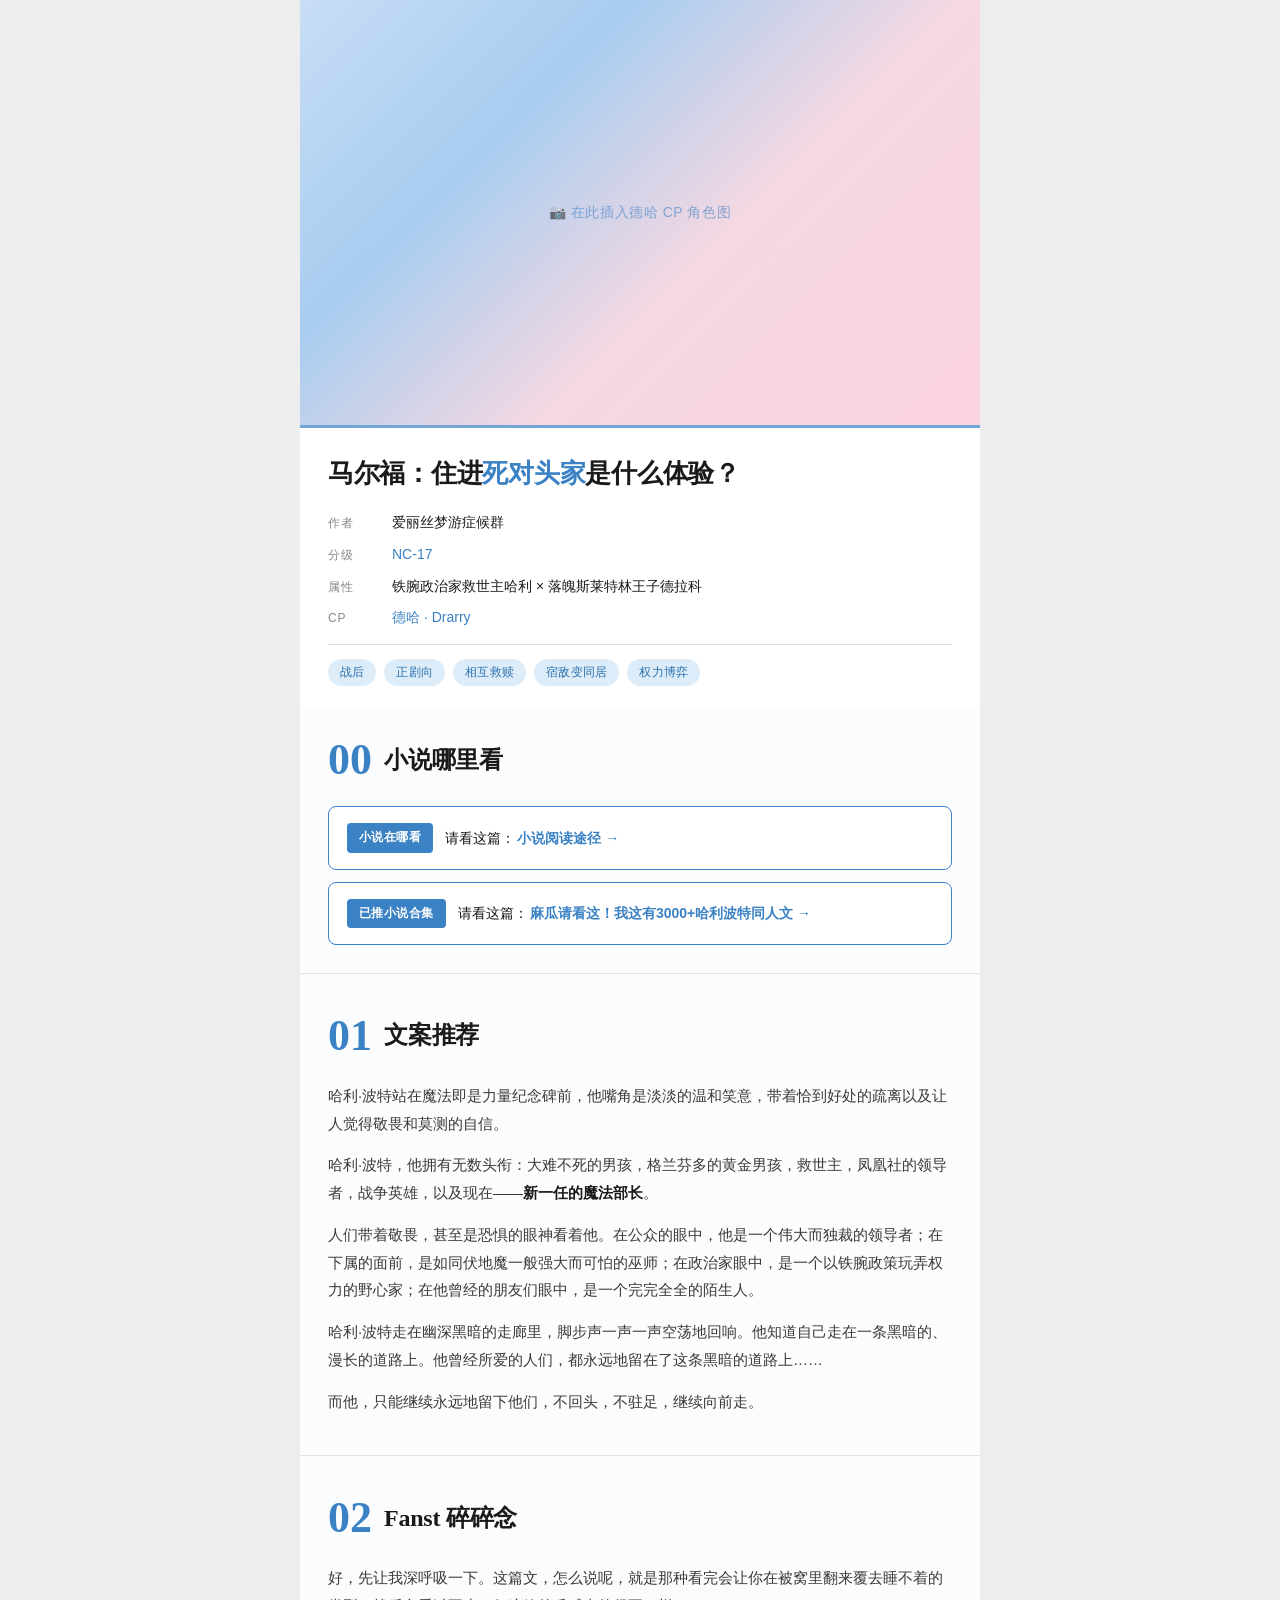
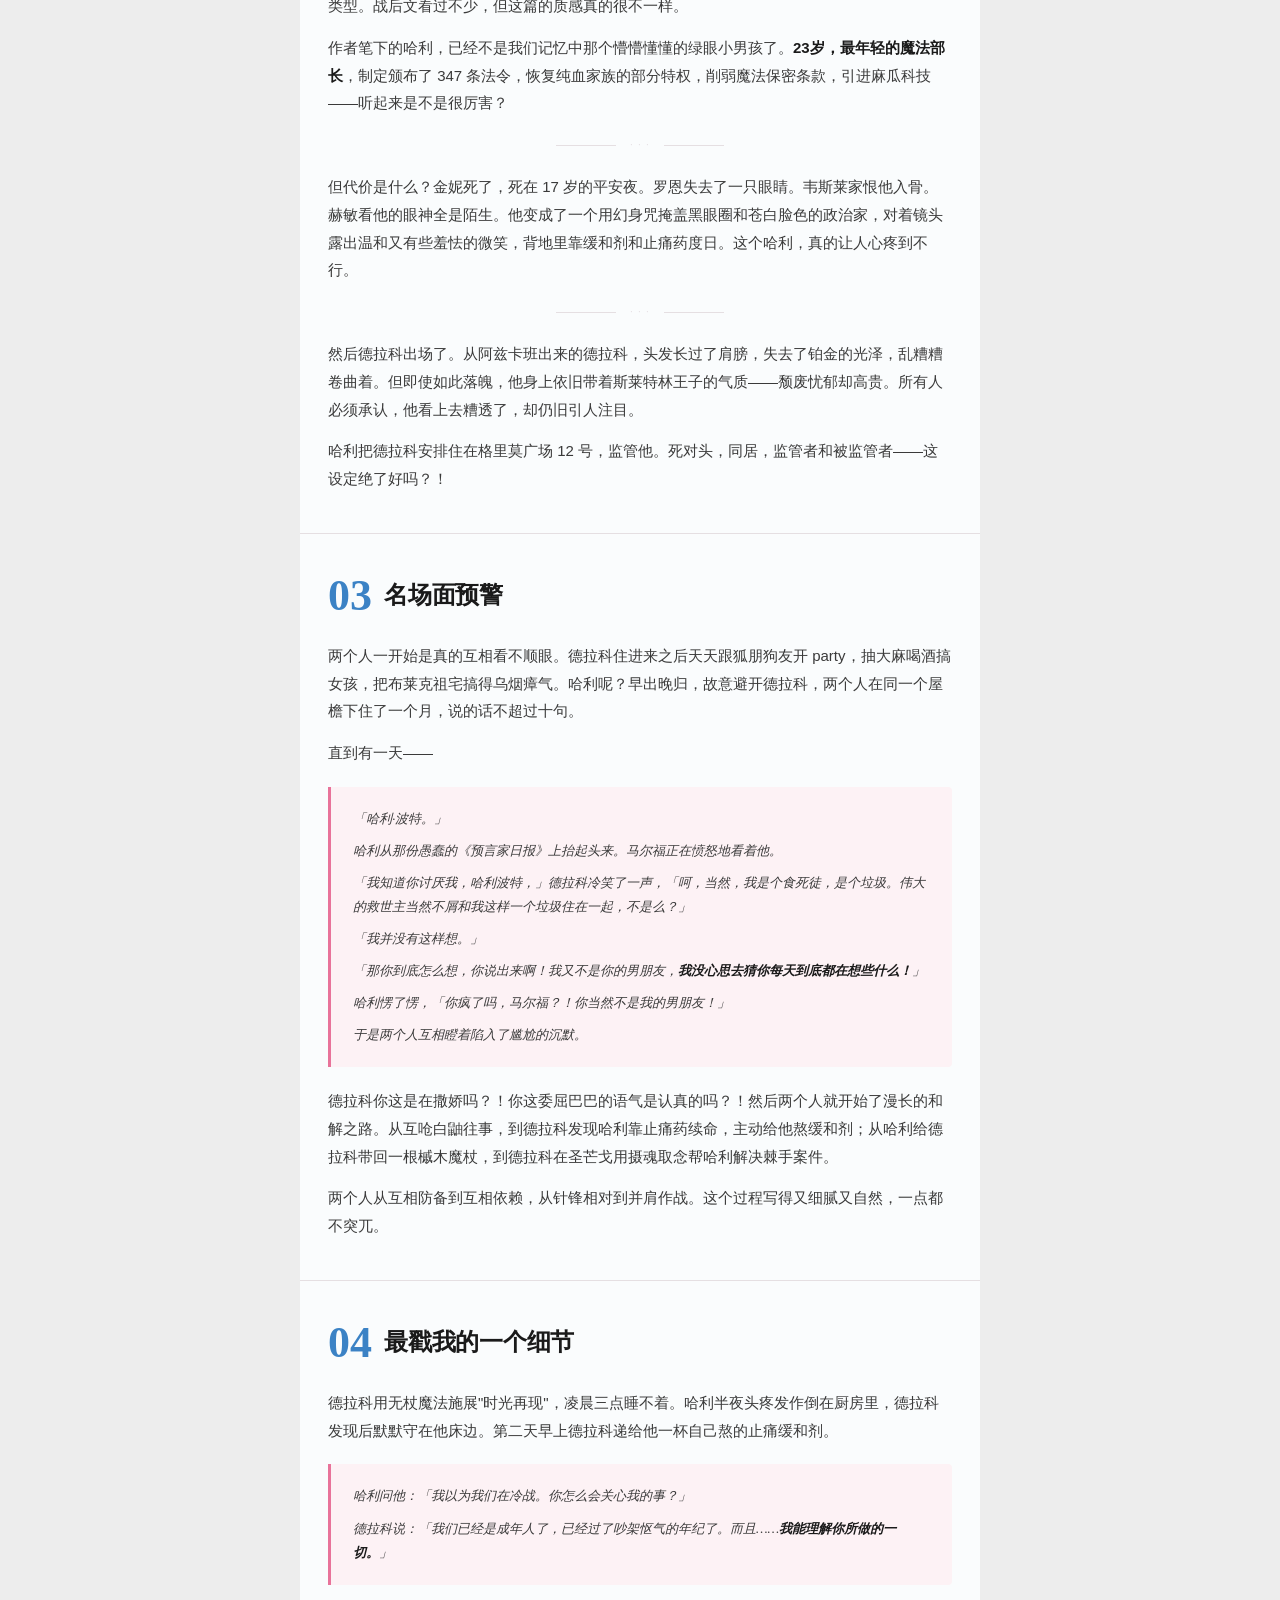
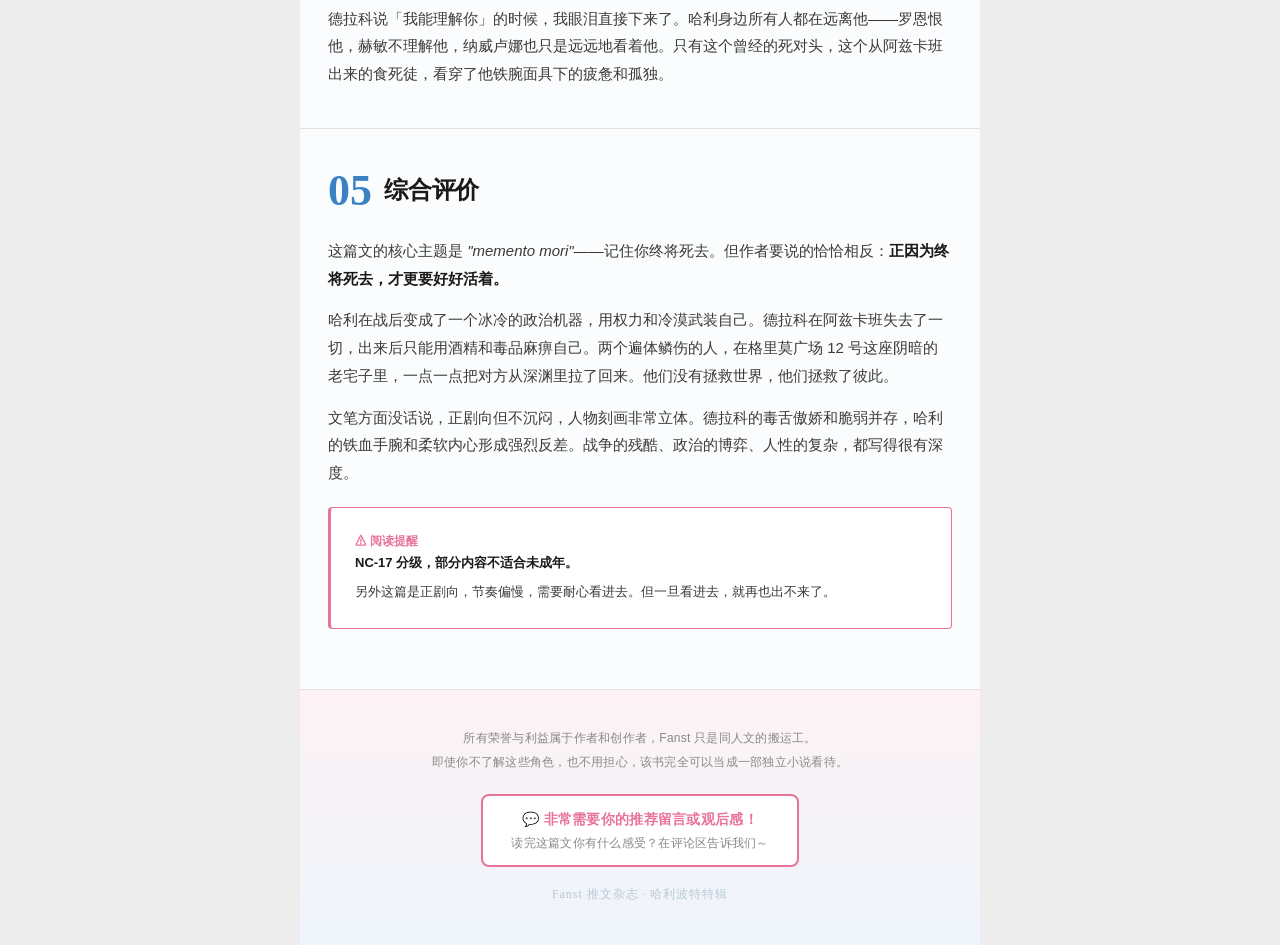
<file: preview/hp-drarry-review-magazine.html>
<!DOCTYPE html>
<html lang="zh-CN">
<head>
<meta charset="UTF-8">
<meta name="viewport" content="width=device-width, initial-scale=1.0">
<title>马尔福：住进死对头家是什么体验？ — Fanst 推文杂志</title>
<style>
/* ═══════════════════════════════════════════════════════════════════════
 * WeChat Design System — tokens.css verbatim :root block
 * Extended with macaron palette: sky blue primary, green secondary
 * ═══════════════════════════════════════════════════════════════════ */
:root {
  --bg:           #ededed;
  --surface:      #f7f7f7;
  --surface-warm: var(--surface);
  --fg:    #1a1a1a;
  --fg-2:  var(--fg);
  --muted: #888888;
  --meta:  var(--muted);
  --border:      #e0e0e0;
  --border-soft: var(--border);
  --accent:        #07c160;
  --accent-on:     #ffffff;
  --accent-hover:  #10b160;
  --accent-active: #059050;
  --success: #07c160;
  --warn:    #fab702;
  --danger:  #fa5151;
  --font-display: "Noto Serif SC", "Source Han Serif SC", "Songti SC", "SimSun", "STSong", serif;
  --font-body:    -apple-system, BlinkMacSystemFont, "PingFang SC", "Hiragino Sans GB", "Microsoft YaHei", "Noto Sans SC", "Helvetica Neue", Helvetica, Arial, sans-serif;
  --font-mono:    ui-monospace, "SF Mono", "JetBrains Mono", Menlo, Monaco, Consolas, monospace;
  --text-xs:   11px;
  --text-sm:   13px;
  --text-base: 15px;
  --text-lg:   16px;
  --text-xl:   18px;
  --text-2xl:  24px;
  --text-3xl:  32px;
  --text-4xl:  48px;
  --leading-body:     1.6;
  --leading-tight:    1.3;
  --tracking-display: -0.01em;
  --space-1:  4px;
  --space-2:  8px;
  --space-3:  12px;
  --space-4:  16px;
  --space-5:  20px;
  --space-6:  24px;
  --space-8:  32px;
  --space-12: 48px;
  --section-y-desktop: 72px;
  --section-y-tablet:  48px;
  --section-y-phone:   32px;
  --radius-sm:   4px;
  --radius-md:   8px;
  --radius-lg:   16px;
  --radius-pill: 9999px;
  --elev-flat:   none;
  --elev-ring:   0 0 0 1px var(--border);
  --elev-raised: 0 1px 2px rgba(0, 0, 0, 0.06);
  --focus-ring: 0 0 0 3px color-mix(in oklab, var(--accent), transparent 70%);
  --motion-fast:   100ms;
  --motion-base:   200ms;
  --ease-standard: cubic-bezier(0.25, 0.1, 0.25, 1);
  --container-max:            1200px;
  --container-gutter-desktop: 24px;
  --container-gutter-tablet:  16px;
  --container-gutter-phone:   16px;

  /* ─── Macaron palette extensions ─── */
  --macaron-sky:       #3B82C5;
  --macaron-sky-light: #dcecf8;
  --macaron-sky-pale:  #eef5fb;
  --macaron-pink:       #E8739A;
  --macaron-pink-light: #fce8ee;
  --macaron-pink-pale:  #fdf2f5;
  --macaron-mint:       #b8e6d0;
  --macaron-mint-light: #eafaf1;
  --paper:             #fafcfd;
  --ink-soft:          #3a3a3a;
  --divider:           #e5dfe2;
}

/* ═══════════════════════════════════════════════════════════════════════
 * Reset & Base — WeChat-compatible: no absolute positioning, no overlap
 * ═══════════════════════════════════════════════════════════════════════ */
*, *::before, *::after { box-sizing: border-box; margin: 0; padding: 0; }

body {
  font-family: var(--font-body);
  font-size: var(--text-base);
  line-height: var(--leading-body);
  color: var(--fg);
  background: var(--bg);
  -webkit-font-smoothing: antialiased;
  -moz-osx-font-smoothing: grayscale;
}

img { max-width: 100%; display: block; }

/* ═══════════════════════════════════════════════════════════════════════
 * Magazine Container
 * ═══════════════════════════════════════════════════════════════════════ */
.magazine {
  max-width: 680px;
  margin: 0 auto;
  background: var(--paper);
}

/* ═══════════════════════════════════════════════════════════════════════
 * ① CP CHARACTER IMAGE PLACEHOLDER
 *    WeChat-safe: full-width block, no overlap. Replace in 微信公众号 editor.
 * ═══════════════════════════════════════════════════════════════════════ */
.cp-image-slot {
  width: 100%;
  aspect-ratio: 16 / 10;
  background: linear-gradient(135deg, #c8ddf5 0%, #a8cdf0 30%, #f5d8e2 60%, #fad2e0 100%);
  display: flex;
  align-items: center;
  justify-content: center;
  position: relative;
}
.cp-image-slot::after {
  content: '📷 在此插入德哈 CP 角色图';
  font-family: var(--font-body);
  font-size: 14px;
  color: rgba(59, 130, 197, 0.6);
  letter-spacing: 0.04em;
}
/* Thin sky-blue rule below image — clean transition to info card */
.cp-image-rule {
  height: 3px;
  background: var(--macaron-sky);
  opacity: 0.7;
}

/* ═══════════════════════════════════════════════════════════════════════
 * ② INFO CARD
 *    Flat white card, sequential flow — no overlap with image above
 * ═══════════════════════════════════════════════════════════════════════ */
.info-card {
  background: #fff;
  padding: 28px 28px 24px;
}
.info-card h1 {
  font-family: var(--font-display);
  font-size: 26px;
  font-weight: 700;
  line-height: 1.35;
  letter-spacing: -0.01em;
  color: var(--fg);
  margin-bottom: 20px;
}
.info-card h1 .highlight {
  color: var(--macaron-sky);
  font-style: normal;
}
.info-meta {
  display: flex;
  flex-direction: column;
  gap: 8px;
  font-size: 14px;
  line-height: 1.7;
  color: var(--ink-soft);
}
.info-meta-row {
  display: flex;
  align-items: baseline;
  gap: 8px;
  flex-wrap: wrap;
}
.info-meta-label {
  font-size: 12px;
  color: var(--muted);
  letter-spacing: 0.06em;
  min-width: 56px;
  flex-shrink: 0;
}
.info-meta-value {
  font-weight: 500;
  color: var(--fg);
}
.info-meta-value.sky {
  color: var(--macaron-sky);
}

/* Tag chips */
.tag-row {
  display: flex;
  flex-wrap: wrap;
  gap: 8px;
  margin-top: 14px;
  padding-top: 14px;
  border-top: 1px solid var(--border);
}
.tag-chip {
  display: inline-block;
  padding: 4px 12px;
  background: var(--macaron-sky-light);
  color: #2d72ad;
  border-radius: var(--radius-pill);
  font-size: 12px;
  font-weight: 500;
  letter-spacing: 0.02em;
}

/* ═══════════════════════════════════════════════════════════════════════
 * SECTION COMMON
 * ═══════════════════════════════════════════════════════════════════════ */
.section {
  padding: 40px 28px;
}
.section + .section {
  border-top: 1px solid var(--divider);
}

.section-header {
  display: flex;
  align-items: center;
  gap: 12px;
  margin-bottom: 24px;
}
.section-number {
  font-family: var(--font-display);
  font-size: 44px;
  font-weight: 700;
  line-height: 1;
  color: var(--macaron-sky);
}
.section-label {
  font-family: var(--font-display);
  font-size: var(--text-2xl);
  font-weight: 700;
  line-height: var(--leading-tight);
  letter-spacing: -0.01em;
  color: var(--fg);
}

/* ─── Body copy — clean, no centered big text ─── */
.section-body {
  font-size: var(--text-base);
  line-height: 1.85;
  color: var(--ink-soft);
}
.section-body p {
  margin-bottom: 14px;
}
.section-body p:last-child {
  margin-bottom: 0;
}
.section-body strong {
  color: var(--fg);
  font-weight: 600;
}
.section-body em {
  font-style: italic;
  color: var(--ink-soft);
}

/* ═══════════════════════════════════════════════════════════════════════
 * QUOTE BLOCK — image-3 style: smaller, serif italic, sky-blue left bar
 * ═══════════════════════════════════════════════════════════════════════ */
.quote-block {
  margin: 20px 0;
  padding: 20px 22px;
  background: var(--macaron-pink-pale);
  border-left: 3px solid var(--macaron-pink);
  border-radius: 0 var(--radius-sm) var(--radius-sm) 0;
}
.quote-block p {
  font-family: var(--font-display);
  font-size: 13px;
  line-height: 1.85;
  color: var(--ink-soft);
  font-style: italic;
  margin-bottom: 8px;
}
.quote-block p:last-child {
  margin-bottom: 0;
}
.quote-block p strong {
  font-weight: 700;
  font-style: italic;
  color: var(--fg);
}

/* ═══════════════════════════════════════════════════════════════════════
 * WARNING BOX — image-4 style: wider padding, sky-blue accent
 * ═══════════════════════════════════════════════════════════════════════ */
.warning-box {
  margin: 20px 0;
  padding: 24px 24px;
  background: #fff;
  border: 1px solid var(--macaron-pink);
  border-left-width: 3px;
  border-radius: var(--radius-sm);
}
.warning-box p {
  font-size: 13px;
  line-height: 1.8;
  color: var(--ink-soft);
  margin-bottom: 6px;
}
.warning-box p:last-child {
  margin-bottom: 0;
}
.warning-box p strong {
  color: var(--fg);
  font-weight: 600;
}
.warning-label {
  font-size: 12px;
  font-weight: 600;
  color: var(--macaron-pink);
}

/* ═══════════════════════════════════════════════════════════════════════
 * 00 · RESOURCE SECTION — prominent traffic funnel, sky-blue cards
 * ═══════════════════════════════════════════════════════════════════════ */
.resource-list {
  display: flex;
  flex-direction: column;
  gap: 12px;
}
.resource-item {
  display: flex;
  align-items: center;
  gap: 12px;
  padding: 16px 18px;
  background: #fff;
  border: 1.5px solid var(--macaron-sky);
  border-radius: var(--radius-md);
  font-size: 14px;
  line-height: 1.6;
  color: var(--ink-soft);
}
.resource-item .res-label {
  flex-shrink: 0;
  display: inline-block;
  padding: 5px 12px;
  background: var(--macaron-sky);
  color: #fff;
  border-radius: var(--radius-sm);
  font-size: 12px;
  font-weight: 600;
  letter-spacing: 0.04em;
  white-space: nowrap;
}
.resource-item .res-link-text {
  font-weight: 500;
  color: var(--fg);
}
.resource-item .res-arrow {
  color: var(--macaron-sky);
  font-weight: 700;
  margin-left: 2px;
  white-space: nowrap;
}

/* ═══════════════════════════════════════════════════════════════════════
 * DIVIDER
 * ═══════════════════════════════════════════════════════════════════════ */
.soft-divider {
  display: flex;
  align-items: center;
  justify-content: center;
  gap: 14px;
  margin: 20px 0;
  color: var(--divider);
  font-size: 10px;
  letter-spacing: 0.12em;
}
.soft-divider::before,
.soft-divider::after {
  content: '';
  flex: 1;
  height: 1px;
  background: var(--divider);
  max-width: 60px;
}

/* ═══════════════════════════════════════════════════════════════════════
 * FOOTER — simplified: two copyright lines + strong CTA for comments
 * ═══════════════════════════════════════════════════════════════════════ */
.footer-section {
  padding: 36px 28px 40px;
  background: linear-gradient(180deg, var(--macaron-pink-pale) 0%, var(--macaron-sky-pale) 100%);
  text-align: center;
  border-top: 1px solid var(--divider);
}
.footer-section .copyright {
  font-size: 12px;
  line-height: 2;
  color: var(--muted);
  letter-spacing: 0.02em;
  margin-bottom: 20px;
}
/* CTA for comments — prominent but not loud */
.footer-cta {
  display: inline-block;
  padding: 12px 28px;
  background: #fff;
  border: 2px solid var(--macaron-pink);
  border-radius: var(--radius-md);
}
.footer-cta p {
  font-size: 14px;
  font-weight: 600;
  line-height: 1.6;
  color: var(--macaron-pink);
  letter-spacing: 0.02em;
}
.footer-brand {
  margin-top: 18px;
  font-family: var(--font-display);
  font-size: 12px;
  color: #b8c8d5;
  letter-spacing: 0.08em;
}

/* ═══════════════════════════════════════════════════════════════════════
 * RESPONSIVE — max 520px breakpoint
 * ═══════════════════════════════════════════════════════════════════════ */
@media (max-width: 520px) {
  .info-card {
    padding: 22px 18px 20px;
  }
  .info-card h1 {
    font-size: 22px;
  }
  .section {
    padding: 32px 18px;
  }
  .section-number {
    font-size: 36px;
  }
  .section-label {
    font-size: 20px;
  }
  .quote-block {
    padding: 16px;
    margin: 16px 0;
  }
  .warning-box {
    padding: 18px 16px;
  }
  .resource-item {
    padding: 12px 14px;
    font-size: 13px;
  }
  .footer-section {
    padding: 28px 18px 32px;
  }
}
</style>
</head>
<body>

<article class="magazine" data-od-id="magazine-article">

  <!-- ════════════════════════════════════════════════════════
   ① CP 角色图 — 色块占位
      在微信公众号编辑器中替换为真实图片
      下方信息卡独立排列，互不重叠
   ════════════════════════════════════════════════════════════ -->
  <div class="cp-image-slot" data-od-id="cp-image-placeholder"></div>
  <div class="cp-image-rule"></div>

  <!-- ════════════════════════════════════════════════════════
   ② 推文信息卡
      字段：标题 / 作者 / 分级 / 攻受属性 / CP角色 / 标签
   ════════════════════════════════════════════════════════════ -->
  <section class="info-card" data-od-id="info-card">
    <h1 data-od-id="article-title">
      马尔福：住进<span class="highlight">死对头家</span>是什么体验？
    </h1>
    <div class="info-meta">
      <div class="info-meta-row">
        <span class="info-meta-label">作者</span>
        <span class="info-meta-value">爱丽丝梦游症候群</span>
      </div>
      <div class="info-meta-row">
        <span class="info-meta-label">分级</span>
        <span class="info-meta-value sky">NC-17</span>
      </div>
      <div class="info-meta-row">
        <span class="info-meta-label">属性</span>
        <span class="info-meta-value">铁腕政治家救世主哈利 × 落魄斯莱特林王子德拉科</span>
      </div>
      <div class="info-meta-row">
        <span class="info-meta-label">CP</span>
        <span class="info-meta-value sky">德哈 · Drarry</span>
      </div>
    </div>
    <div class="tag-row">
      <span class="tag-chip">战后</span>
      <span class="tag-chip">正剧向</span>
      <span class="tag-chip">相互救赎</span>
      <span class="tag-chip">宿敌变同居</span>
      <span class="tag-chip">权力博弈</span>
    </div>
  </section>

  <!-- ════════════════════════════════════════════════════════
   00 · 小说哪里看
   ════════════════════════════════════════════════════════════ -->
  <section class="section" data-od-id="section-resource" style="padding-top:28px;padding-bottom:28px;">
    <div class="section-header">
      <span class="section-number">00</span>
      <h2 class="section-label">小说哪里看</h2>
    </div>
    <div class="resource-list">
      <div class="resource-item">
        <span class="res-label">小说在哪看</span>
        <span class="res-link-text">请看这篇：<span class="res-arrow">小说阅读途径 →</span></span>
      </div>
      <div class="resource-item">
        <span class="res-label">已推小说合集</span>
        <span class="res-link-text">请看这篇：<span class="res-arrow">麻瓜请看这！我这有3000+哈利波特同人文 →</span></span>
      </div>
    </div>
  </section>

  <!-- ════════════════════════════════════════════════════════
   01 · 文案推荐
   ════════════════════════════════════════════════════════════ -->
  <section class="section" data-od-id="section-summary">
    <div class="section-header">
      <span class="section-number">01</span>
      <h2 class="section-label">文案推荐</h2>
    </div>
    <div class="section-body">
      <p>哈利·波特站在魔法即是力量纪念碑前，他嘴角是淡淡的温和笑意，带着恰到好处的疏离以及让人觉得敬畏和莫测的自信。</p>
      <p>哈利·波特，他拥有无数头衔：大难不死的男孩，格兰芬多的黄金男孩，救世主，凤凰社的领导者，战争英雄，以及现在——<strong>新一任的魔法部长</strong>。</p>
      <p>人们带着敬畏，甚至是恐惧的眼神看着他。在公众的眼中，他是一个伟大而独裁的领导者；在下属的面前，是如同伏地魔一般强大而可怕的巫师；在政治家眼中，是一个以铁腕政策玩弄权力的野心家；在他曾经的朋友们眼中，是一个完完全全的陌生人。</p>
      <p>哈利·波特走在幽深黑暗的走廊里，脚步声一声一声空荡地回响。他知道自己走在一条黑暗的、漫长的道路上。他曾经所爱的人们，都永远地留在了这条黑暗的道路上……</p>
      <p>而他，只能继续永远地留下他们，不回头，不驻足，继续向前走。</p>
    </div>
  </section>

  <!-- ════════════════════════════════════════════════════════
   02 · Fanst 碎碎念
   ════════════════════════════════════════════════════════════ -->
  <section class="section" data-od-id="section-fanst-thoughts">
    <div class="section-header">
      <span class="section-number">02</span>
      <h2 class="section-label">Fanst 碎碎念</h2>
    </div>
    <div class="section-body">
      <p>好，先让我深呼吸一下。这篇文，怎么说呢，就是那种看完会让你在被窝里翻来覆去睡不着的类型。战后文看过不少，但这篇的质感真的很不一样。</p>
      <p>作者笔下的哈利，已经不是我们记忆中那个懵懵懂懂的绿眼小男孩了。<strong>23岁，最年轻的魔法部长</strong>，制定颁布了 347 条法令，恢复纯血家族的部分特权，削弱魔法保密条款，引进麻瓜科技——听起来是不是很厉害？</p>
    </div>

    <div class="soft-divider">· · ·</div>

    <div class="section-body">
      <p>但代价是什么？金妮死了，死在 17 岁的平安夜。罗恩失去了一只眼睛。韦斯莱家恨他入骨。赫敏看他的眼神全是陌生。他变成了一个用幻身咒掩盖黑眼圈和苍白脸色的政治家，对着镜头露出温和又有些羞怯的微笑，背地里靠缓和剂和止痛药度日。这个哈利，真的让人心疼到不行。</p>
    </div>

    <div class="soft-divider">· · ·</div>

    <div class="section-body">
      <p>然后德拉科出场了。从阿兹卡班出来的德拉科，头发长过了肩膀，失去了铂金的光泽，乱糟糟卷曲着。但即使如此落魄，他身上依旧带着斯莱特林王子的气质——颓废忧郁却高贵。所有人必须承认，他看上去糟透了，却仍旧引人注目。</p>
      <p>哈利把德拉科安排住在格里莫广场 12 号，监管他。死对头，同居，监管者和被监管者——这设定绝了好吗？！</p>
    </div>
  </section>

  <!-- ════════════════════════════════════════════════════════
   03 · 名场面预警
   ════════════════════════════════════════════════════════════ -->
  <section class="section" data-od-id="section-famous-scenes">
    <div class="section-header">
      <span class="section-number">03</span>
      <h2 class="section-label">名场面预警</h2>
    </div>
    <div class="section-body">
      <p>两个人一开始是真的互相看不顺眼。德拉科住进来之后天天跟狐朋狗友开 party，抽大麻喝酒搞女孩，把布莱克祖宅搞得乌烟瘴气。哈利呢？早出晚归，故意避开德拉科，两个人在同一个屋檐下住了一个月，说的话不超过十句。</p>
      <p>直到有一天——</p>
    </div>

    <!-- Quote block: image-3 style — smaller serif italic, sky-blue accent -->
    <div class="quote-block" data-od-id="quote-fight-scene">
      <p>「哈利·波特。」</p>
      <p>哈利从那份愚蠢的《预言家日报》上抬起头来。马尔福正在愤怒地看着他。</p>
      <p>「我知道你讨厌我，哈利波特，」德拉科冷笑了一声，「呵，当然，我是个食死徒，是个垃圾。伟大的救世主当然不屑和我这样一个垃圾住在一起，不是么？」</p>
      <p>「我并没有这样想。」</p>
      <p>「那你到底怎么想，你说出来啊！我又不是你的男朋友，<strong>我没心思去猜你每天到底都在想些什么！</strong>」</p>
      <p>哈利愣了愣，「你疯了吗，马尔福？！你当然不是我的男朋友！」</p>
      <p>于是两个人互相瞪着陷入了尴尬的沉默。</p>
    </div>

    <div class="section-body">
      <p>德拉科你这是在撒娇吗？！你这委屈巴巴的语气是认真的吗？！然后两个人就开始了漫长的和解之路。从互呛白鼬往事，到德拉科发现哈利靠止痛药续命，主动给他熬缓和剂；从哈利给德拉科带回一根槭木魔杖，到德拉科在圣芒戈用摄魂取念帮哈利解决棘手案件。</p>
      <p>两个人从互相防备到互相依赖，从针锋相对到并肩作战。这个过程写得又细腻又自然，一点都不突兀。</p>
    </div>
  </section>

  <!-- ════════════════════════════════════════════════════════
   04 · 最戳我的细节
   ════════════════════════════════════════════════════════════ -->
  <section class="section" data-od-id="section-detail">
    <div class="section-header">
      <span class="section-number">04</span>
      <h2 class="section-label">最戳我的一个细节</h2>
    </div>
    <div class="section-body">
      <p>德拉科用无杖魔法施展"时光再现"，凌晨三点睡不着。哈利半夜头疼发作倒在厨房里，德拉科发现后默默守在他床边。第二天早上德拉科递给他一杯自己熬的止痛缓和剂。</p>
    </div>

    <div class="quote-block" data-od-id="quote-understand">
      <p>哈利问他：「我以为我们在冷战。你怎么会关心我的事？」</p>
      <p>德拉科说：「我们已经是成年人了，已经过了吵架怄气的年纪了。而且……<strong>我能理解你所做的一切。</strong>」</p>
    </div>

    <div class="section-body">
      <p>德拉科说「我能理解你」的时候，我眼泪直接下来了。哈利身边所有人都在远离他——罗恩恨他，赫敏不理解他，纳威卢娜也只是远远地看着他。只有这个曾经的死对头，这个从阿兹卡班出来的食死徒，看穿了他铁腕面具下的疲惫和孤独。</p>
    </div>
  </section>

  <!-- ════════════════════════════════════════════════════════
   05 · 综合评价
   ════════════════════════════════════════════════════════════ -->
  <section class="section" data-od-id="section-review">
    <div class="section-header">
      <span class="section-number">05</span>
      <h2 class="section-label">综合评价</h2>
    </div>
    <div class="section-body">
      <p>这篇文的核心主题是 <em>"memento mori"</em>——记住你终将死去。但作者要说的恰恰相反：<strong>正因为终将死去，才更要好好活着。</strong></p>
      <p>哈利在战后变成了一个冰冷的政治机器，用权力和冷漠武装自己。德拉科在阿兹卡班失去了一切，出来后只能用酒精和毒品麻痹自己。两个遍体鳞伤的人，在格里莫广场 12 号这座阴暗的老宅子里，一点一点把对方从深渊里拉了回来。他们没有拯救世界，他们拯救了彼此。</p>
      <p>文笔方面没话说，正剧向但不沉闷，人物刻画非常立体。德拉科的毒舌傲娇和脆弱并存，哈利的铁血手腕和柔软内心形成强烈反差。战争的残酷、政治的博弈、人性的复杂，都写得很有深度。</p>
    </div>

    <!-- Warning box: image-4 style — wider padding, sky-blue, independent block -->
    <div class="warning-box" data-od-id="warning-nc17">
      <div class="warning-label">⚠ 阅读提醒</div>
      <p><strong>NC-17 分级，部分内容不适合未成年。</strong></p>
      <p>另外这篇是正剧向，节奏偏慢，需要耐心看进去。但一旦看进去，就再也出不来了。</p>
    </div>
  </section>

  <!-- ════════════════════════════════════════════════════════
   收尾 — 仅两句版权声明 + 强烈呼吁留言
   ════════════════════════════════════════════════════════════ -->
  <footer class="footer-section" data-od-id="footer">
    <p class="copyright">
      所有荣誉与利益属于作者和创作者，Fanst 只是同人文的搬运工。<br>
      即使你不了解这些角色，也不用担心，该书完全可以当成一部独立小说看待。
    </p>
    <div class="footer-cta" data-od-id="footer-cta-comment">
      <p>💬 非常需要你的推荐留言或观后感！</p>
      <p style="font-size:12px;font-weight:400;color:var(--muted);margin-top:4px;">读完这篇文你有什么感受？在评论区告诉我们～</p>
    </div>
    <div class="footer-brand">Fanst 推文杂志 · 哈利波特特辑</div>
  </footer>

</article>

</body>
</html>
</file>
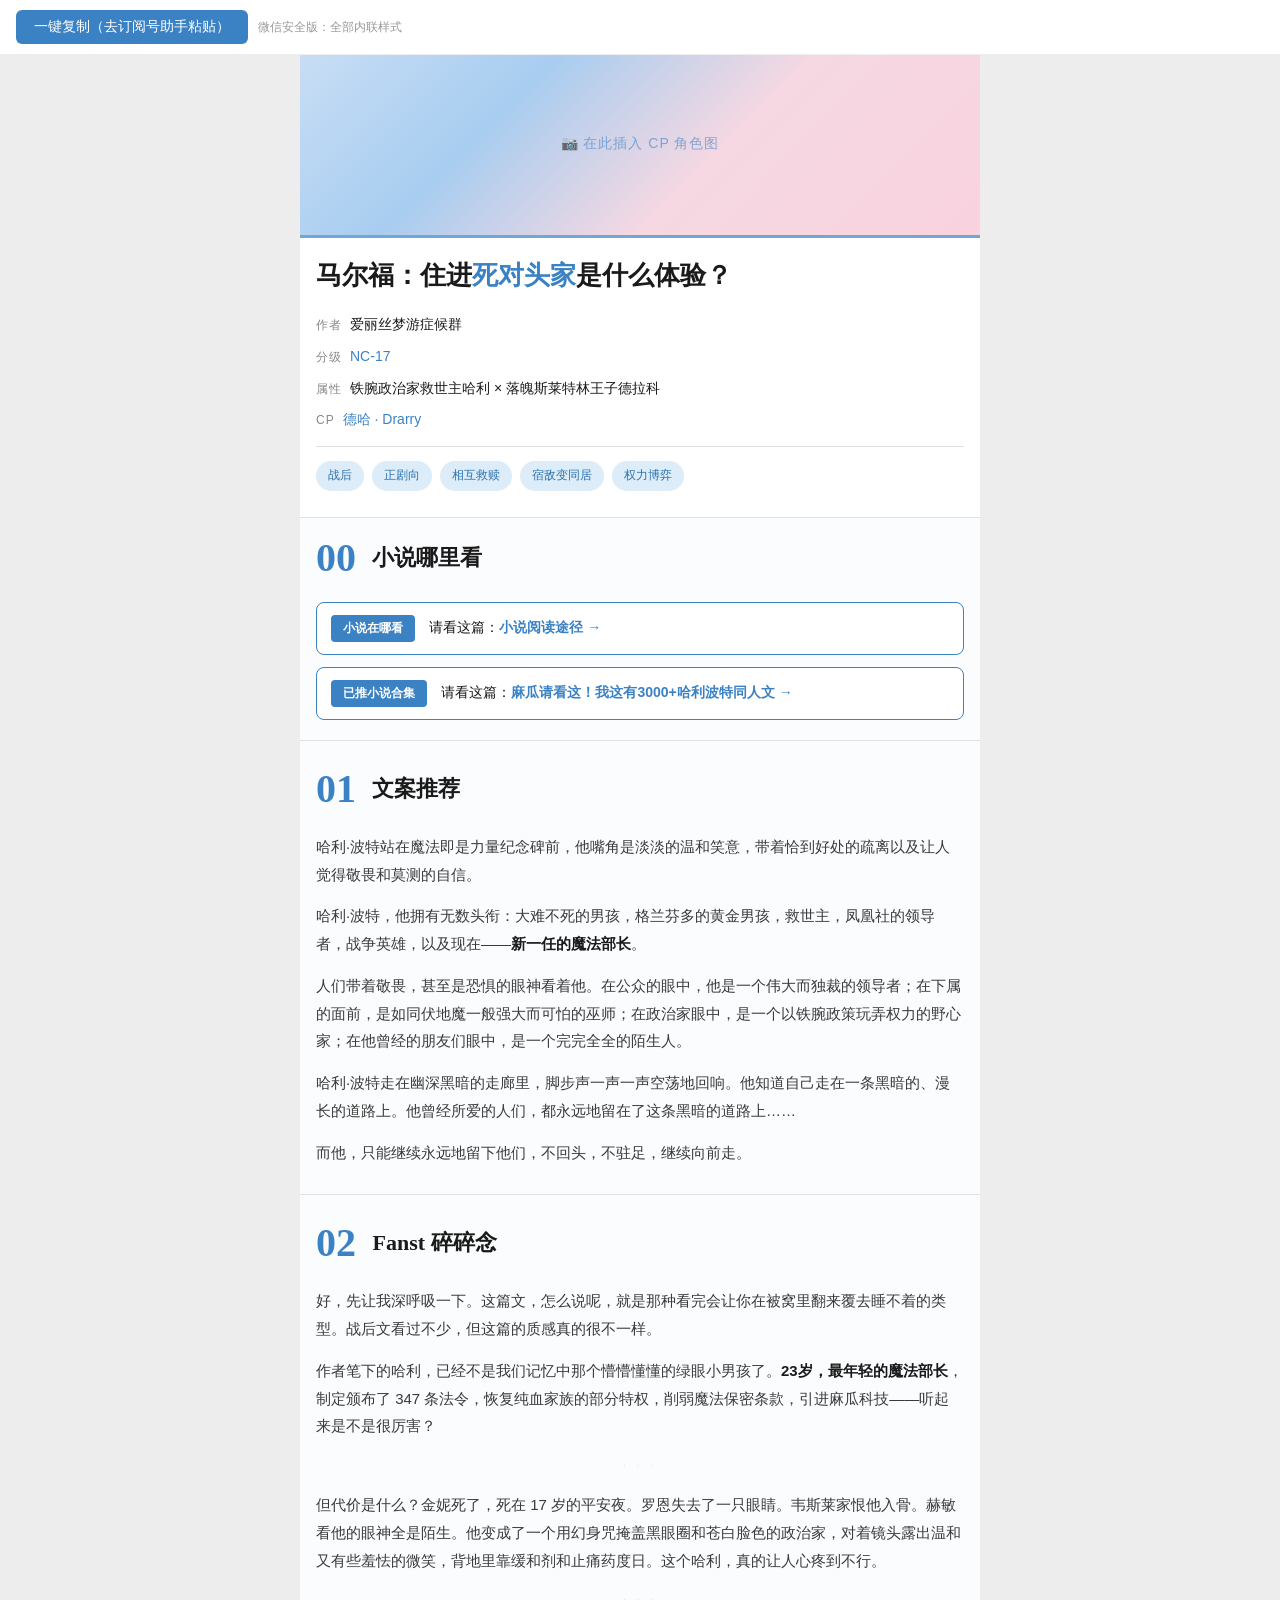
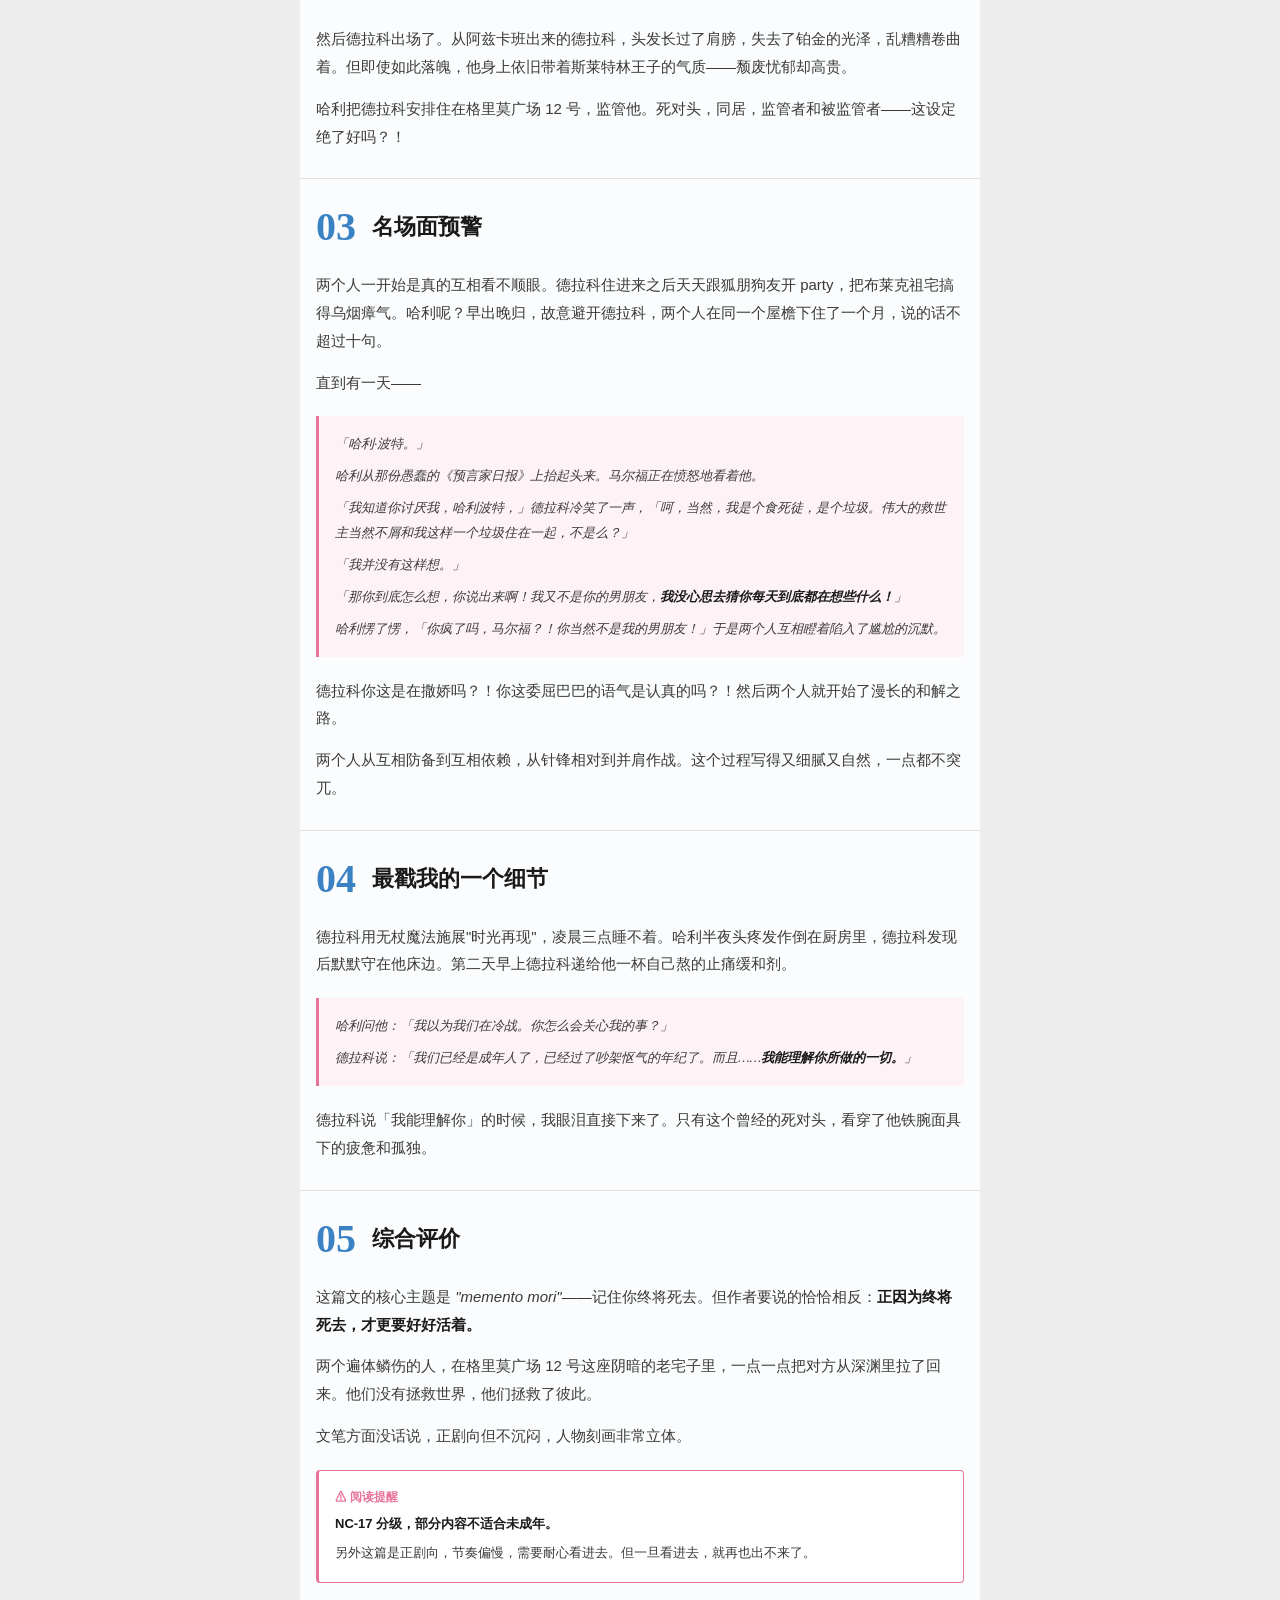
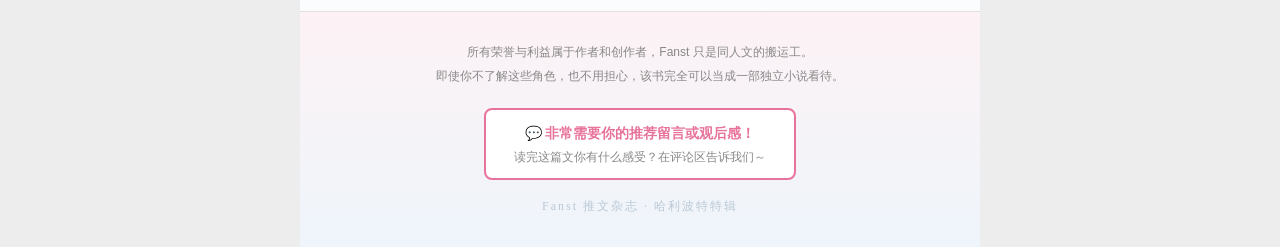
<file: preview/magazine-inline.html>
<!DOCTYPE html>
<html lang="zh-CN">
<head>
<meta charset="UTF-8">
<meta name="viewport" content="width=device-width, initial-scale=1.0">
<title>杂志风排版 · 微信安全版（可复制）</title>
<style>
  body { margin: 0; background: #ededed; font-family: -apple-system, "PingFang SC", "Microsoft YaHei", sans-serif; }
  .toolbar { position: sticky; top: 0; background: #fff; padding: 10px 16px; border-bottom: 1px solid #eee; display: flex; gap: 10px; z-index: 10; align-items: center; }
  .toolbar button { background: #3B82C5; color: #fff; border: none; padding: 8px 18px; border-radius: 6px; font-size: 14px; }
  .toolbar .hint { font-size: 12px; color: #999; }
  #toast { position: fixed; top: 60px; left: 50%; transform: translateX(-50%); background: #333; color: #fff; padding: 8px 20px; border-radius: 20px; font-size: 13px; display: none; z-index: 99; }
</style>
</head>
<body>

<div class="toolbar">
  <button onclick="copyArticle()">一键复制（去订阅号助手粘贴）</button>
  <span class="hint">微信安全版：全部内联样式</span>
</div>
<div id="toast">已复制</div>

<!-- ══════════════════════════════════════════════════════════════
     微信安全版杂志模版 —— 全部内联样式，复制即所得
     色板：天蓝 #3B82C5 / 浅蓝 #dcecf8 / 粉 #E8739A / 浅粉 #fdf2f5
     展示衬线: "Noto Serif SC","Songti SC","SimSun",serif
     正文无衬线: -apple-system,"PingFang SC","Microsoft YaHei",sans-serif
═══════════════════════════════════════════════════════════════ -->
<article id="article" style="max-width:680px;margin:0 auto;background:#fafcfd;">

  <!-- ① CP 角色图占位（发布时在订阅号助手替换为真实图片） -->
  <div style="width:100%;height:180px;background:linear-gradient(135deg,#c8ddf5 0%,#a8cdf0 30%,#f5d8e2 60%,#fad2e0 100%);text-align:center;">
    <p style="margin:0;padding-top:80px;font-size:14px;color:rgba(59,130,197,0.6);letter-spacing:1px;">📷 在此插入 CP 角色图</p>
  </div>
  <div style="height:3px;background:#3B82C5;opacity:0.7;font-size:0;line-height:0;">&nbsp;</div>

  <!-- ② 信息卡 -->
  <section style="background:#ffffff;padding:20px 16px 20px;">
    <h1 style="font-family:'Noto Serif SC','Songti SC','SimSun',serif;font-size:26px;font-weight:700;line-height:1.35;color:#1a1a1a;margin:0 0 20px;">
      马尔福：住进<span style="color:#3B82C5;">死对头家</span>是什么体验？
    </h1>
    <p style="margin:0 0 8px;font-size:14px;line-height:1.7;color:#3a3a3a;"><span style="font-size:12px;color:#888888;letter-spacing:1px;margin-right:8px;">作者</span><span style="font-weight:500;color:#1a1a1a;">爱丽丝梦游症候群</span></p>
    <p style="margin:0 0 8px;font-size:14px;line-height:1.7;color:#3a3a3a;"><span style="font-size:12px;color:#888888;letter-spacing:1px;margin-right:8px;">分级</span><span style="font-weight:500;color:#3B82C5;">NC-17</span></p>
    <p style="margin:0 0 8px;font-size:14px;line-height:1.7;color:#3a3a3a;"><span style="font-size:12px;color:#888888;letter-spacing:1px;margin-right:8px;">属性</span><span style="font-weight:500;color:#1a1a1a;">铁腕政治家救世主哈利 × 落魄斯莱特林王子德拉科</span></p>
    <p style="margin:0;font-size:14px;line-height:1.7;color:#3a3a3a;"><span style="font-size:12px;color:#888888;letter-spacing:1px;margin-right:8px;">CP</span><span style="font-weight:500;color:#3B82C5;">德哈 · Drarry</span></p>
    <p style="margin:14px 0 0;padding-top:14px;border-top:1px solid #e0e0e0;font-size:0;line-height:1.8;">
      <span style="display:inline-block;padding:4px 12px;background:#dcecf8;color:#2d72ad;border-radius:9999px;font-size:12px;font-weight:500;margin:0 8px 6px 0;">战后</span><span style="display:inline-block;padding:4px 12px;background:#dcecf8;color:#2d72ad;border-radius:9999px;font-size:12px;font-weight:500;margin:0 8px 6px 0;">正剧向</span><span style="display:inline-block;padding:4px 12px;background:#dcecf8;color:#2d72ad;border-radius:9999px;font-size:12px;font-weight:500;margin:0 8px 6px 0;">相互救赎</span><span style="display:inline-block;padding:4px 12px;background:#dcecf8;color:#2d72ad;border-radius:9999px;font-size:12px;font-weight:500;margin:0 8px 6px 0;">宿敌变同居</span><span style="display:inline-block;padding:4px 12px;background:#dcecf8;color:#2d72ad;border-radius:9999px;font-size:12px;font-weight:500;margin:0 8px 6px 0;">权力博弈</span>
    </p>
  </section>

  <!-- 00 · 小说哪里看 -->
  <section style="padding:20px 16px;border-top:1px solid #e5dfe2;">
    <p style="margin:0 0 24px;">
      <span style="font-family:'Noto Serif SC','Songti SC','SimSun',serif;font-size:40px;font-weight:700;line-height:1;color:#3B82C5;vertical-align:middle;">00</span>
      <span style="font-family:'Noto Serif SC','Songti SC','SimSun',serif;font-size:22px;font-weight:700;color:#1a1a1a;margin-left:12px;vertical-align:middle;">小说哪里看</span>
    </p>
    <div style="padding:12px 14px;background:#ffffff;border:1.5px solid #3B82C5;border-radius:8px;margin-bottom:12px;">
      <span style="display:inline-block;padding:5px 12px;background:#3B82C5;color:#ffffff;border-radius:4px;font-size:12px;font-weight:600;margin-right:10px;">小说在哪看</span>
      <span style="font-size:14px;font-weight:500;color:#1a1a1a;line-height:1.6;">请看这篇：<span style="color:#3B82C5;font-weight:700;">小说阅读途径 →</span></span>
    </div>
    <div style="padding:12px 14px;background:#ffffff;border:1.5px solid #3B82C5;border-radius:8px;">
      <span style="display:inline-block;padding:5px 12px;background:#3B82C5;color:#ffffff;border-radius:4px;font-size:12px;font-weight:600;margin-right:10px;">已推小说合集</span>
      <span style="font-size:14px;font-weight:500;color:#1a1a1a;line-height:1.6;">请看这篇：<span style="color:#3B82C5;font-weight:700;">麻瓜请看这！我这有3000+哈利波特同人文 →</span></span>
    </div>
  </section>

  <!-- 01 · 文案推荐 -->
  <section style="padding:28px 16px;border-top:1px solid #e5dfe2;">
    <p style="margin:0 0 24px;">
      <span style="font-family:'Noto Serif SC','Songti SC','SimSun',serif;font-size:40px;font-weight:700;line-height:1;color:#3B82C5;vertical-align:middle;">01</span>
      <span style="font-family:'Noto Serif SC','Songti SC','SimSun',serif;font-size:22px;font-weight:700;color:#1a1a1a;margin-left:12px;vertical-align:middle;">文案推荐</span>
    </p>
    <p style="font-size:15px;line-height:1.85;color:#3a3a3a;margin:0 0 14px;">哈利·波特站在魔法即是力量纪念碑前，他嘴角是淡淡的温和笑意，带着恰到好处的疏离以及让人觉得敬畏和莫测的自信。</p>
    <p style="font-size:15px;line-height:1.85;color:#3a3a3a;margin:0 0 14px;">哈利·波特，他拥有无数头衔：大难不死的男孩，格兰芬多的黄金男孩，救世主，凤凰社的领导者，战争英雄，以及现在——<strong style="color:#1a1a1a;">新一任的魔法部长</strong>。</p>
    <p style="font-size:15px;line-height:1.85;color:#3a3a3a;margin:0 0 14px;">人们带着敬畏，甚至是恐惧的眼神看着他。在公众的眼中，他是一个伟大而独裁的领导者；在下属的面前，是如同伏地魔一般强大而可怕的巫师；在政治家眼中，是一个以铁腕政策玩弄权力的野心家；在他曾经的朋友们眼中，是一个完完全全的陌生人。</p>
    <p style="font-size:15px;line-height:1.85;color:#3a3a3a;margin:0 0 14px;">哈利·波特走在幽深黑暗的走廊里，脚步声一声一声空荡地回响。他知道自己走在一条黑暗的、漫长的道路上。他曾经所爱的人们，都永远地留在了这条黑暗的道路上……</p>
    <p style="font-size:15px;line-height:1.85;color:#3a3a3a;margin:0;">而他，只能继续永远地留下他们，不回头，不驻足，继续向前走。</p>
  </section>

  <!-- 02 · Fanst 碎碎念 -->
  <section style="padding:28px 16px;border-top:1px solid #e5dfe2;">
    <p style="margin:0 0 24px;">
      <span style="font-family:'Noto Serif SC','Songti SC','SimSun',serif;font-size:40px;font-weight:700;line-height:1;color:#3B82C5;vertical-align:middle;">02</span>
      <span style="font-family:'Noto Serif SC','Songti SC','SimSun',serif;font-size:22px;font-weight:700;color:#1a1a1a;margin-left:12px;vertical-align:middle;">Fanst 碎碎念</span>
    </p>
    <p style="font-size:15px;line-height:1.85;color:#3a3a3a;margin:0 0 14px;">好，先让我深呼吸一下。这篇文，怎么说呢，就是那种看完会让你在被窝里翻来覆去睡不着的类型。战后文看过不少，但这篇的质感真的很不一样。</p>
    <p style="font-size:15px;line-height:1.85;color:#3a3a3a;margin:0 0 14px;">作者笔下的哈利，已经不是我们记忆中那个懵懵懂懂的绿眼小男孩了。<strong style="color:#1a1a1a;">23岁，最年轻的魔法部长</strong>，制定颁布了 347 条法令，恢复纯血家族的部分特权，削弱魔法保密条款，引进麻瓜科技——听起来是不是很厉害？</p>
    <p style="text-align:center;color:#e5dfe2;font-size:10px;letter-spacing:4px;margin:20px 0;">· · ·</p>
    <p style="font-size:15px;line-height:1.85;color:#3a3a3a;margin:0 0 14px;">但代价是什么？金妮死了，死在 17 岁的平安夜。罗恩失去了一只眼睛。韦斯莱家恨他入骨。赫敏看他的眼神全是陌生。他变成了一个用幻身咒掩盖黑眼圈和苍白脸色的政治家，对着镜头露出温和又有些羞怯的微笑，背地里靠缓和剂和止痛药度日。这个哈利，真的让人心疼到不行。</p>
    <p style="text-align:center;color:#e5dfe2;font-size:10px;letter-spacing:4px;margin:20px 0;">· · ·</p>
    <p style="font-size:15px;line-height:1.85;color:#3a3a3a;margin:0 0 14px;">然后德拉科出场了。从阿兹卡班出来的德拉科，头发长过了肩膀，失去了铂金的光泽，乱糟糟卷曲着。但即使如此落魄，他身上依旧带着斯莱特林王子的气质——颓废忧郁却高贵。</p>
    <p style="font-size:15px;line-height:1.85;color:#3a3a3a;margin:0;">哈利把德拉科安排住在格里莫广场 12 号，监管他。死对头，同居，监管者和被监管者——这设定绝了好吗？！</p>
  </section>

  <!-- 03 · 名场面预警 -->
  <section style="padding:28px 16px;border-top:1px solid #e5dfe2;">
    <p style="margin:0 0 24px;">
      <span style="font-family:'Noto Serif SC','Songti SC','SimSun',serif;font-size:40px;font-weight:700;line-height:1;color:#3B82C5;vertical-align:middle;">03</span>
      <span style="font-family:'Noto Serif SC','Songti SC','SimSun',serif;font-size:22px;font-weight:700;color:#1a1a1a;margin-left:12px;vertical-align:middle;">名场面预警</span>
    </p>
    <p style="font-size:15px;line-height:1.85;color:#3a3a3a;margin:0 0 14px;">两个人一开始是真的互相看不顺眼。德拉科住进来之后天天跟狐朋狗友开 party，把布莱克祖宅搞得乌烟瘴气。哈利呢？早出晚归，故意避开德拉科，两个人在同一个屋檐下住了一个月，说的话不超过十句。</p>
    <p style="font-size:15px;line-height:1.85;color:#3a3a3a;margin:0 0 14px;">直到有一天——</p>
    <div style="margin:20px 0;padding:16px;background:#fdf2f5;border-left:3px solid #E8739A;">
      <p style="font-family:'Noto Serif SC','Songti SC','SimSun',serif;font-size:13px;line-height:1.85;color:#3a3a3a;font-style:italic;margin:0 0 8px;">「哈利·波特。」</p>
      <p style="font-family:'Noto Serif SC','Songti SC','SimSun',serif;font-size:13px;line-height:1.85;color:#3a3a3a;font-style:italic;margin:0 0 8px;">哈利从那份愚蠢的《预言家日报》上抬起头来。马尔福正在愤怒地看着他。</p>
      <p style="font-family:'Noto Serif SC','Songti SC','SimSun',serif;font-size:13px;line-height:1.85;color:#3a3a3a;font-style:italic;margin:0 0 8px;">「我知道你讨厌我，哈利波特，」德拉科冷笑了一声，「呵，当然，我是个食死徒，是个垃圾。伟大的救世主当然不屑和我这样一个垃圾住在一起，不是么？」</p>
      <p style="font-family:'Noto Serif SC','Songti SC','SimSun',serif;font-size:13px;line-height:1.85;color:#3a3a3a;font-style:italic;margin:0 0 8px;">「我并没有这样想。」</p>
      <p style="font-family:'Noto Serif SC','Songti SC','SimSun',serif;font-size:13px;line-height:1.85;color:#3a3a3a;font-style:italic;margin:0 0 8px;">「那你到底怎么想，你说出来啊！我又不是你的男朋友，<strong style="color:#1a1a1a;">我没心思去猜你每天到底都在想些什么！</strong>」</p>
      <p style="font-family:'Noto Serif SC','Songti SC','SimSun',serif;font-size:13px;line-height:1.85;color:#3a3a3a;font-style:italic;margin:0;">哈利愣了愣，「你疯了吗，马尔福？！你当然不是我的男朋友！」于是两个人互相瞪着陷入了尴尬的沉默。</p>
    </div>
    <p style="font-size:15px;line-height:1.85;color:#3a3a3a;margin:0 0 14px;">德拉科你这是在撒娇吗？！你这委屈巴巴的语气是认真的吗？！然后两个人就开始了漫长的和解之路。</p>
    <p style="font-size:15px;line-height:1.85;color:#3a3a3a;margin:0;">两个人从互相防备到互相依赖，从针锋相对到并肩作战。这个过程写得又细腻又自然，一点都不突兀。</p>
  </section>

  <!-- 04 · 最戳我的一个细节 -->
  <section style="padding:28px 16px;border-top:1px solid #e5dfe2;">
    <p style="margin:0 0 24px;">
      <span style="font-family:'Noto Serif SC','Songti SC','SimSun',serif;font-size:40px;font-weight:700;line-height:1;color:#3B82C5;vertical-align:middle;">04</span>
      <span style="font-family:'Noto Serif SC','Songti SC','SimSun',serif;font-size:22px;font-weight:700;color:#1a1a1a;margin-left:12px;vertical-align:middle;">最戳我的一个细节</span>
    </p>
    <p style="font-size:15px;line-height:1.85;color:#3a3a3a;margin:0 0 14px;">德拉科用无杖魔法施展"时光再现"，凌晨三点睡不着。哈利半夜头疼发作倒在厨房里，德拉科发现后默默守在他床边。第二天早上德拉科递给他一杯自己熬的止痛缓和剂。</p>
    <div style="margin:20px 0;padding:16px;background:#fdf2f5;border-left:3px solid #E8739A;">
      <p style="font-family:'Noto Serif SC','Songti SC','SimSun',serif;font-size:13px;line-height:1.85;color:#3a3a3a;font-style:italic;margin:0 0 8px;">哈利问他：「我以为我们在冷战。你怎么会关心我的事？」</p>
      <p style="font-family:'Noto Serif SC','Songti SC','SimSun',serif;font-size:13px;line-height:1.85;color:#3a3a3a;font-style:italic;margin:0;">德拉科说：「我们已经是成年人了，已经过了吵架怄气的年纪了。而且……<strong style="color:#1a1a1a;">我能理解你所做的一切。</strong>」</p>
    </div>
    <p style="font-size:15px;line-height:1.85;color:#3a3a3a;margin:0;">德拉科说「我能理解你」的时候，我眼泪直接下来了。只有这个曾经的死对头，看穿了他铁腕面具下的疲惫和孤独。</p>
  </section>

  <!-- 05 · 综合评价 -->
  <section style="padding:28px 16px;border-top:1px solid #e5dfe2;">
    <p style="margin:0 0 24px;">
      <span style="font-family:'Noto Serif SC','Songti SC','SimSun',serif;font-size:40px;font-weight:700;line-height:1;color:#3B82C5;vertical-align:middle;">05</span>
      <span style="font-family:'Noto Serif SC','Songti SC','SimSun',serif;font-size:22px;font-weight:700;color:#1a1a1a;margin-left:12px;vertical-align:middle;">综合评价</span>
    </p>
    <p style="font-size:15px;line-height:1.85;color:#3a3a3a;margin:0 0 14px;">这篇文的核心主题是 <em>"memento mori"</em>——记住你终将死去。但作者要说的恰恰相反：<strong style="color:#1a1a1a;">正因为终将死去，才更要好好活着。</strong></p>
    <p style="font-size:15px;line-height:1.85;color:#3a3a3a;margin:0 0 14px;">两个遍体鳞伤的人，在格里莫广场 12 号这座阴暗的老宅子里，一点一点把对方从深渊里拉了回来。他们没有拯救世界，他们拯救了彼此。</p>
    <p style="font-size:15px;line-height:1.85;color:#3a3a3a;margin:0 0 14px;">文笔方面没话说，正剧向但不沉闷，人物刻画非常立体。</p>
    <div style="margin:20px 0 0;padding:18px 16px;background:#ffffff;border:1px solid #E8739A;border-left-width:3px;border-radius:4px;">
      <p style="font-size:12px;font-weight:600;color:#E8739A;margin:0 0 6px;">⚠ 阅读提醒</p>
      <p style="font-size:13px;line-height:1.8;color:#3a3a3a;margin:0 0 6px;"><strong style="color:#1a1a1a;">NC-17 分级，部分内容不适合未成年。</strong></p>
      <p style="font-size:13px;line-height:1.8;color:#3a3a3a;margin:0;">另外这篇是正剧向，节奏偏慢，需要耐心看进去。但一旦看进去，就再也出不来了。</p>
    </div>
  </section>

  <!-- footer -->
  <section style="padding:28px 16px 32px;background:linear-gradient(180deg,#fdf2f5 0%,#eef5fb 100%);text-align:center;border-top:1px solid #e5dfe2;">
    <p style="font-size:12px;line-height:2;color:#888888;margin:0 0 20px;">所有荣誉与利益属于作者和创作者，Fanst 只是同人文的搬运工。<br>即使你不了解这些角色，也不用担心，该书完全可以当成一部独立小说看待。</p>
    <div style="display:inline-block;padding:12px 28px;background:#ffffff;border:2px solid #E8739A;border-radius:8px;">
      <p style="font-size:14px;font-weight:600;line-height:1.6;color:#E8739A;margin:0;">💬 非常需要你的推荐留言或观后感！</p>
      <p style="font-size:12px;color:#888888;margin:4px 0 0;">读完这篇文你有什么感受？在评论区告诉我们～</p>
    </div>
    <p style="margin:18px 0 0;font-family:'Noto Serif SC','Songti SC','SimSun',serif;font-size:12px;color:#b8c8d5;letter-spacing:2px;">Fanst 推文杂志 · 哈利波特特辑</p>
  </section>

</article>

<script>
function copyArticle() {
  var el = document.getElementById('article');
  var done = function() {
    var t = document.getElementById('toast');
    t.style.display = 'block';
    setTimeout(function(){ t.style.display = 'none'; }, 2000);
  };
  if (navigator.clipboard && window.ClipboardItem) {
    var html = el.outerHTML;
    var item = new ClipboardItem({
      'text/html': new Blob([html], {type: 'text/html'}),
      'text/plain': new Blob([el.innerText], {type: 'text/plain'})
    });
    navigator.clipboard.write([item]).then(done).catch(function(){ legacyCopy(el, done); });
  } else {
    legacyCopy(el, done);
  }
}
function legacyCopy(el, done) {
  var range = document.createRange();
  range.selectNodeContents(el);
  var sel = window.getSelection();
  sel.removeAllRanges();
  sel.addRange(range);
  document.execCommand('copy');
  sel.removeAllRanges();
  done();
}
</script>
</body>
</html>
</file>
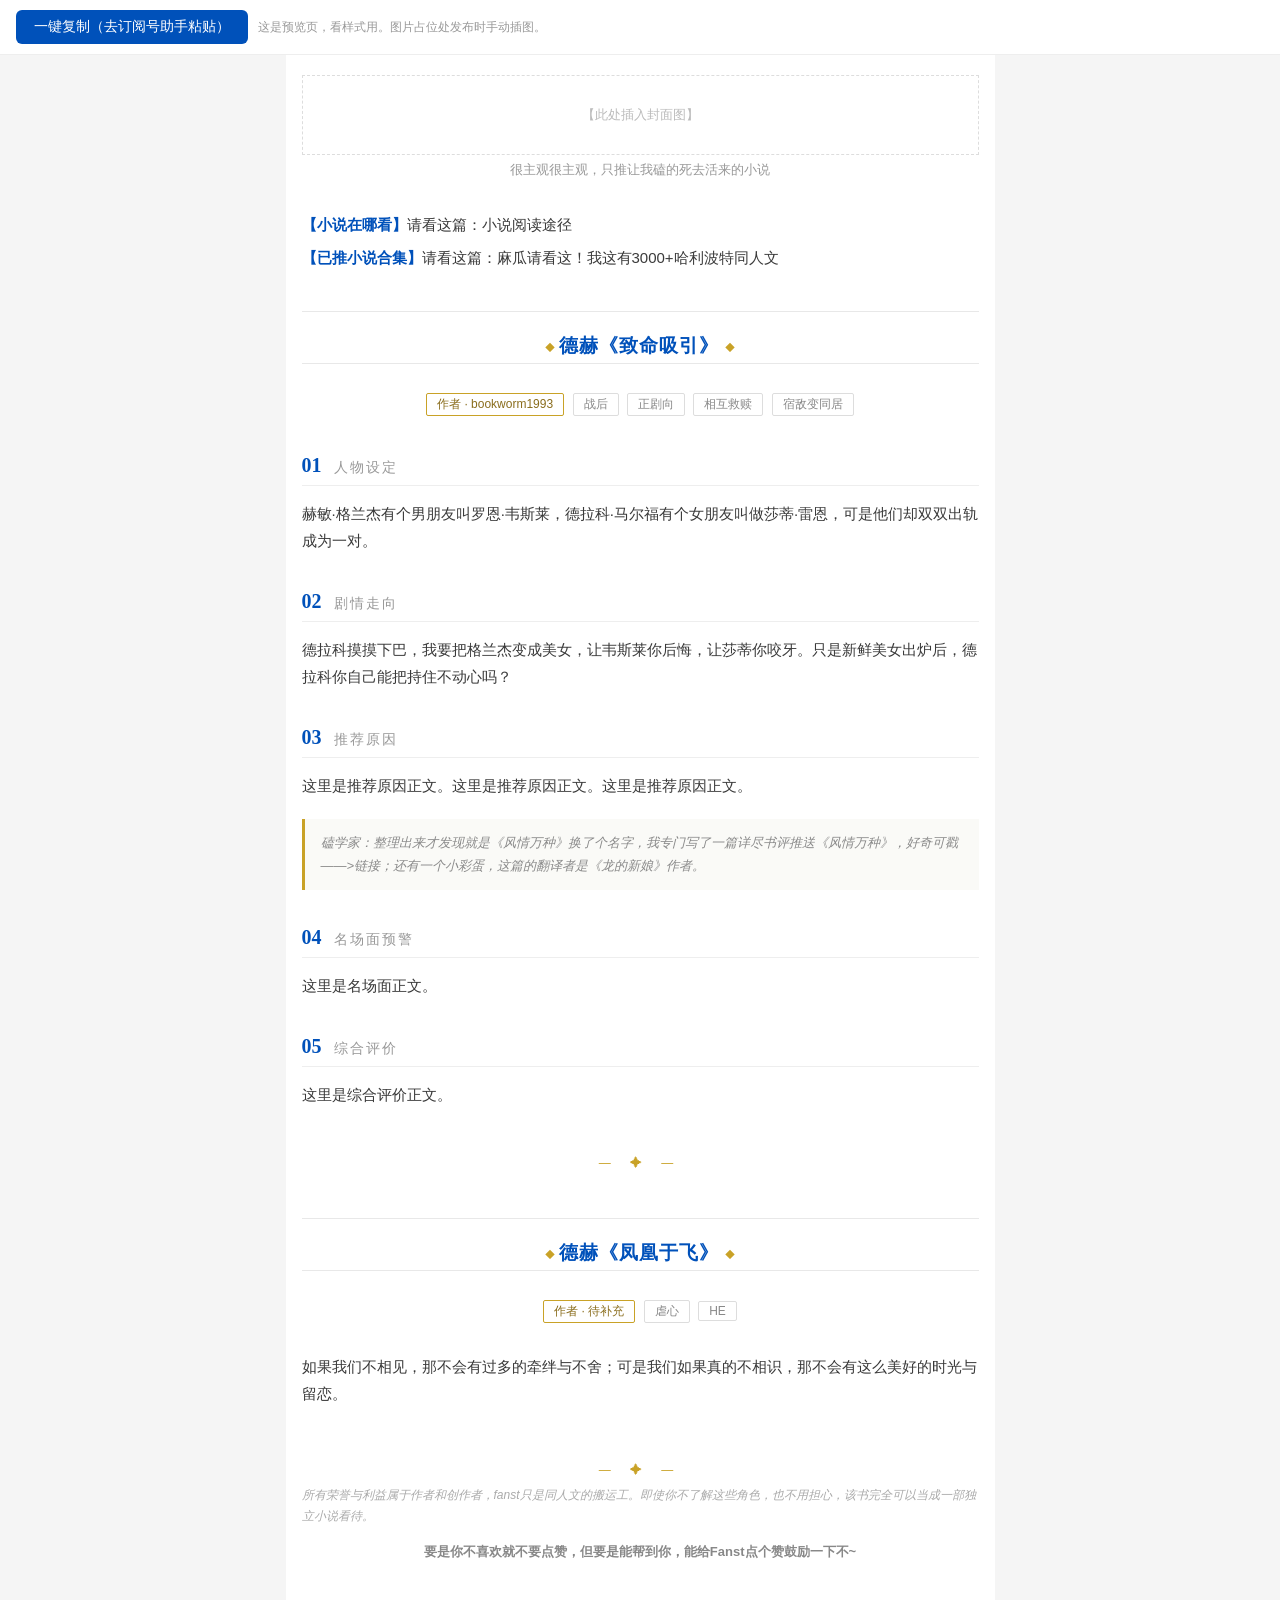
<file: preview/typography.html>
<!DOCTYPE html>
<html lang="zh-CN">
<head>
<meta charset="UTF-8">
<meta name="viewport" content="width=device-width, initial-scale=1.0">
<title>磕学家排版预览 · 克制编辑部风</title>
<style>
  body { margin: 0; background: #f5f5f5; font-family: -apple-system, "PingFang SC", "Microsoft YaHei", sans-serif; }
  .toolbar { position: sticky; top: 0; background: #fff; padding: 10px 16px; border-bottom: 1px solid #eee; display: flex; gap: 10px; z-index: 10; align-items: center; }
  .toolbar button { background: #0051ba; color: #fff; border: none; padding: 8px 18px; border-radius: 6px; font-size: 14px; }
  .toolbar .hint { font-size: 12px; color: #999; }
  #toast { position: fixed; top: 60px; left: 50%; transform: translateX(-50%); background: #333; color: #fff; padding: 8px 20px; border-radius: 20px; font-size: 13px; display: none; z-index: 99; }
  .page { max-width: 677px; margin: 0 auto; background: #fff; padding: 20px 16px 60px; }
</style>
</head>
<body>

<div class="toolbar">
  <button onclick="copyArticle()">一键复制（去订阅号助手粘贴）</button>
  <span class="hint">这是预览页，看样式用。图片占位处发布时手动插图。</span>
</div>
<div id="toast">已复制</div>

<!-- ============================================================
     以下 <section id="article"> 内全部使用内联样式，
     即复制到微信编辑器后实际保留的样子。
     设计规范（克制编辑部风）：
     - 品牌蓝 #0051ba：标题文字、强调
     - 暗金 #c9a227：只做细节（边线、小方块、符号），绝不做色块
     - 标题分两级：书名标题（居中/衬线/细线夹持）、章节编号（左对齐/蓝色编号/细分隔线）
     - 磕学家注：金色左边线引用块
============================================================= -->
<section id="article" class="page">

  <!-- 封面占位 -->
  <p style="text-align:center; color:#bbb; font-size:13px; border:1px dashed #ddd; padding:30px 0; margin:0 0 6px;">【此处插入封面图】</p>
  <p style="text-align:center; color:#999; font-size:13px; margin:0 0 32px;">很主观很主观，只推让我磕的死去活来的小说</p>

  <!-- 获取方式 -->
  <p style="font-size:15px; color:#3a3a3a; line-height:1.8; margin:0 0 6px;"><strong style="color:#0051ba;">【小说在哪看】</strong>请看这篇：小说阅读途径</p>
  <p style="font-size:15px; color:#3a3a3a; line-height:1.8; margin:0 0 40px;"><strong style="color:#0051ba;">【已推小说合集】</strong>请看这篇：麻瓜请看这！我这有3000+哈利波特同人文</p>

  <!-- ========== 第一本书 ========== -->

  <!-- 书名标题（一级）：衬线 + 细线夹持 + 金色小方块 -->
  <table style="width:100%; border-collapse:collapse; margin:0 0 8px;"><tr>
    <td style="border-top:1px solid #e8e8e8; font-size:1px; line-height:1px;">&nbsp;</td>
  </tr></table>
  <p style="text-align:center; margin:18px 0 4px;">
    <span style="color:#c9a227; font-size:10px; vertical-align:middle;">◆</span>
    <span style="font-family:'Songti SC','SimSun',serif; font-size:19px; font-weight:bold; color:#0051ba; letter-spacing:1px;"> 德赫《致命吸引》 </span>
    <span style="color:#c9a227; font-size:10px; vertical-align:middle;">◆</span>
  </p>
  <table style="width:100%; border-collapse:collapse; margin:0 0 24px;"><tr>
    <td style="border-top:1px solid #e8e8e8; font-size:1px; line-height:1px;">&nbsp;</td>
  </tr></table>

  <!-- 信息区：描边 chips -->
  <p style="text-align:center; margin:0 0 28px;">
    <span style="display:inline-block; border:1px solid #c9a227; color:#8a6d1d; font-size:12px; padding:2px 10px; border-radius:2px; margin:2px;">作者 · bookworm1993</span>
    <span style="display:inline-block; border:1px solid #ddd; color:#888; font-size:12px; padding:2px 10px; border-radius:2px; margin:2px;">战后</span>
    <span style="display:inline-block; border:1px solid #ddd; color:#888; font-size:12px; padding:2px 10px; border-radius:2px; margin:2px;">正剧向</span>
    <span style="display:inline-block; border:1px solid #ddd; color:#888; font-size:12px; padding:2px 10px; border-radius:2px; margin:2px;">相互救赎</span>
    <span style="display:inline-block; border:1px solid #ddd; color:#888; font-size:12px; padding:2px 10px; border-radius:2px; margin:2px;">宿敌变同居</span>
  </p>

  <!-- 章节标题（二级）：蓝色编号 + 灰色文字 + 底部细线 -->
  <p style="margin:36px 0 14px; padding-bottom:8px; border-bottom:1px solid #eee;">
    <span style="font-family:'Songti SC','SimSun',serif; font-size:20px; font-weight:bold; color:#0051ba;">01</span>
    <span style="font-size:14px; color:#999; margin-left:8px; letter-spacing:2px;">人物设定</span>
  </p>
  <p style="font-size:15px; color:#3a3a3a; line-height:1.8; margin:0 0 16px;">赫敏·格兰杰有个男朋友叫罗恩·韦斯莱，德拉科·马尔福有个女朋友叫做莎蒂·雷恩，可是他们却双双出轨成为一对。</p>

  <p style="margin:36px 0 14px; padding-bottom:8px; border-bottom:1px solid #eee;">
    <span style="font-family:'Songti SC','SimSun',serif; font-size:20px; font-weight:bold; color:#0051ba;">02</span>
    <span style="font-size:14px; color:#999; margin-left:8px; letter-spacing:2px;">剧情走向</span>
  </p>
  <p style="font-size:15px; color:#3a3a3a; line-height:1.8; margin:0 0 16px;">德拉科摸摸下巴，我要把格兰杰变成美女，让韦斯莱你后悔，让莎蒂你咬牙。只是新鲜美女出炉后，德拉科你自己能把持住不动心吗？</p>

  <p style="margin:36px 0 14px; padding-bottom:8px; border-bottom:1px solid #eee;">
    <span style="font-family:'Songti SC','SimSun',serif; font-size:20px; font-weight:bold; color:#0051ba;">03</span>
    <span style="font-size:14px; color:#999; margin-left:8px; letter-spacing:2px;">推荐原因</span>
  </p>
  <p style="font-size:15px; color:#3a3a3a; line-height:1.8; margin:0 0 16px;">这里是推荐原因正文。这里是推荐原因正文。这里是推荐原因正文。</p>

  <!-- 磕学家注：金色左边线引用块 -->
  <blockquote style="margin:20px 0; padding:12px 16px; border-left:3px solid #c9a227; background:#fafaf7;">
    <p style="font-size:13px; color:#8a8a8a; line-height:1.8; margin:0; font-style:italic;">磕学家：整理出来才发现就是《风情万种》换了个名字，我专门写了一篇详尽书评推送《风情万种》，好奇可戳——&gt;链接；还有一个小彩蛋，这篇的翻译者是《龙的新娘》作者。</p>
  </blockquote>

  <p style="margin:36px 0 14px; padding-bottom:8px; border-bottom:1px solid #eee;">
    <span style="font-family:'Songti SC','SimSun',serif; font-size:20px; font-weight:bold; color:#0051ba;">04</span>
    <span style="font-size:14px; color:#999; margin-left:8px; letter-spacing:2px;">名场面预警</span>
  </p>
  <p style="font-size:15px; color:#3a3a3a; line-height:1.8; margin:0 0 16px;">这里是名场面正文。</p>

  <p style="margin:36px 0 14px; padding-bottom:8px; border-bottom:1px solid #eee;">
    <span style="font-family:'Songti SC','SimSun',serif; font-size:20px; font-weight:bold; color:#0051ba;">05</span>
    <span style="font-size:14px; color:#999; margin-left:8px; letter-spacing:2px;">综合评价</span>
  </p>
  <p style="font-size:15px; color:#3a3a3a; line-height:1.8; margin:0 0 16px;">这里是综合评价正文。</p>

  <!-- 书与书之间的分隔：细线 + 金色符号 -->
  <p style="text-align:center; margin:48px 0; color:#c9a227; font-size:12px; letter-spacing:8px;">— ✦ —</p>

  <!-- ========== 第二本书（演示重复单元） ========== -->
  <table style="width:100%; border-collapse:collapse; margin:0 0 8px;"><tr>
    <td style="border-top:1px solid #e8e8e8; font-size:1px; line-height:1px;">&nbsp;</td>
  </tr></table>
  <p style="text-align:center; margin:18px 0 4px;">
    <span style="color:#c9a227; font-size:10px; vertical-align:middle;">◆</span>
    <span style="font-family:'Songti SC','SimSun',serif; font-size:19px; font-weight:bold; color:#0051ba; letter-spacing:1px;"> 德赫《凤凰于飞》 </span>
    <span style="color:#c9a227; font-size:10px; vertical-align:middle;">◆</span>
  </p>
  <table style="width:100%; border-collapse:collapse; margin:0 0 24px;"><tr>
    <td style="border-top:1px solid #e8e8e8; font-size:1px; line-height:1px;">&nbsp;</td>
  </tr></table>
  <p style="text-align:center; margin:0 0 28px;">
    <span style="display:inline-block; border:1px solid #c9a227; color:#8a6d1d; font-size:12px; padding:2px 10px; border-radius:2px; margin:2px;">作者 · 待补充</span>
    <span style="display:inline-block; border:1px solid #ddd; color:#888; font-size:12px; padding:2px 10px; border-radius:2px; margin:2px;">虐心</span>
    <span style="display:inline-block; border:1px solid #ddd; color:#888; font-size:12px; padding:2px 10px; border-radius:2px; margin:2px;">HE</span>
  </p>
  <p style="font-size:15px; color:#3a3a3a; line-height:1.8; margin:0 0 16px;">如果我们不相见，那不会有过多的牵绊与不舍；可是我们如果真的不相识，那不会有这么美好的时光与留恋。</p>

  <!-- 引导点赞 footer -->
  <p style="text-align:center; margin:56px 0 8px; color:#c9a227; font-size:12px; letter-spacing:8px;">— ✦ —</p>
  <p style="font-size:12px; color:#aaa; line-height:1.8; margin:0 0 12px; font-style:italic;">所有荣誉与利益属于作者和创作者，fanst只是同人文的搬运工。即使你不了解这些角色，也不用担心，该书完全可以当成一部独立小说看待。</p>
  <p style="font-size:13px; color:#888; line-height:1.8; margin:0; text-align:center;"><strong>要是你不喜欢就不要点赞，但要是能帮到你，能给Fanst点个赞鼓励一下不~</strong></p>

</section>

<script>
function copyArticle() {
  var el = document.getElementById('article');
  var done = function() {
    var t = document.getElementById('toast');
    t.style.display = 'block';
    setTimeout(function(){ t.style.display = 'none'; }, 2000);
  };
  if (navigator.clipboard && window.ClipboardItem) {
    var html = el.outerHTML;
    var blob = new Blob([html], {type: 'text/html'});
    var item = new ClipboardItem({'text/html': blob, 'text/plain': new Blob([el.innerText], {type:'text/plain'})});
    navigator.clipboard.write([item]).then(done).catch(function(){ legacyCopy(el, done); });
  } else {
    legacyCopy(el, done);
  }
}
function legacyCopy(el, done) {
  var range = document.createRange();
  range.selectNodeContents(el);
  var sel = window.getSelection();
  sel.removeAllRanges();
  sel.addRange(range);
  document.execCommand('copy');
  sel.removeAllRanges();
  done();
}
</script>
</body>
</html>
</file>
